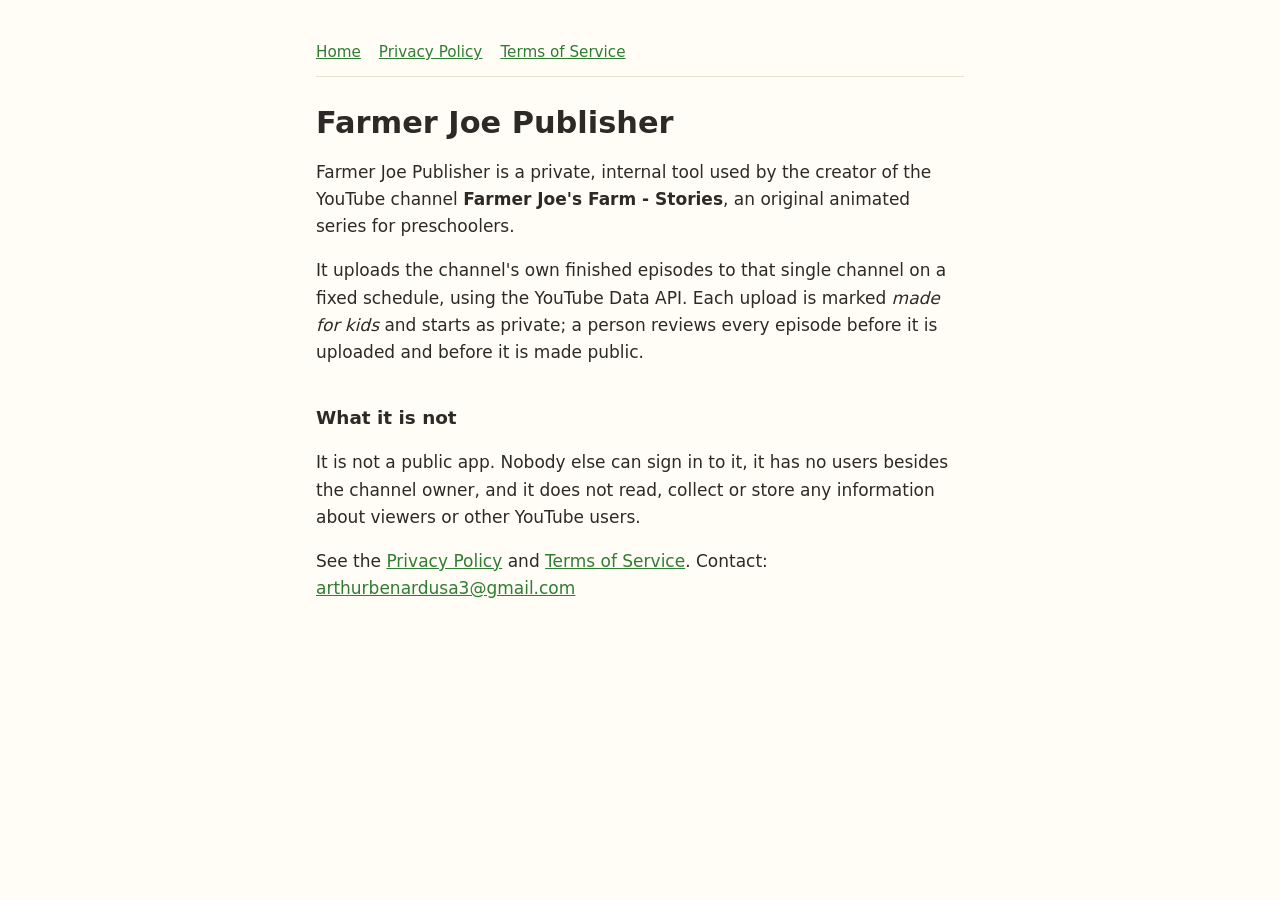
<file: index.html>
<!doctype html><html lang="en"><head><meta charset="utf-8"><meta name="viewport" content="width=device-width,initial-scale=1">
<meta name="google-site-verification" content="P5l7w8l7zmOBs0oQH9BFYjYjbME_XqOKQtjZJdcqoVM" />
<title>Farmer Joe Publisher</title><link rel="stylesheet" href="style.css"></head><body><main>
<nav><a href="index.html">Home</a><a href="privacy.html">Privacy Policy</a><a href="terms.html">Terms of Service</a></nav>
<h1>Farmer Joe Publisher</h1>
<p>Farmer Joe Publisher is a private, internal tool used by the creator of the YouTube channel
<strong>Farmer Joe's Farm - Stories</strong>, an original animated series for preschoolers.</p>
<p>It uploads the channel's own finished episodes to that single channel on a fixed schedule,
using the YouTube Data API. Each upload is marked <em>made for kids</em> and starts as private;
a person reviews every episode before it is uploaded and before it is made public.</p>
<h2>What it is not</h2>
<p>It is not a public app. Nobody else can sign in to it, it has no users besides the channel owner,
and it does not read, collect or store any information about viewers or other YouTube users.</p>
<p>See the <a href="privacy.html">Privacy Policy</a> and <a href="terms.html">Terms of Service</a>.
Contact: <a href="mailto:arthurbenardusa3@gmail.com">arthurbenardusa3@gmail.com</a></p>
</main></body></html>
</file>
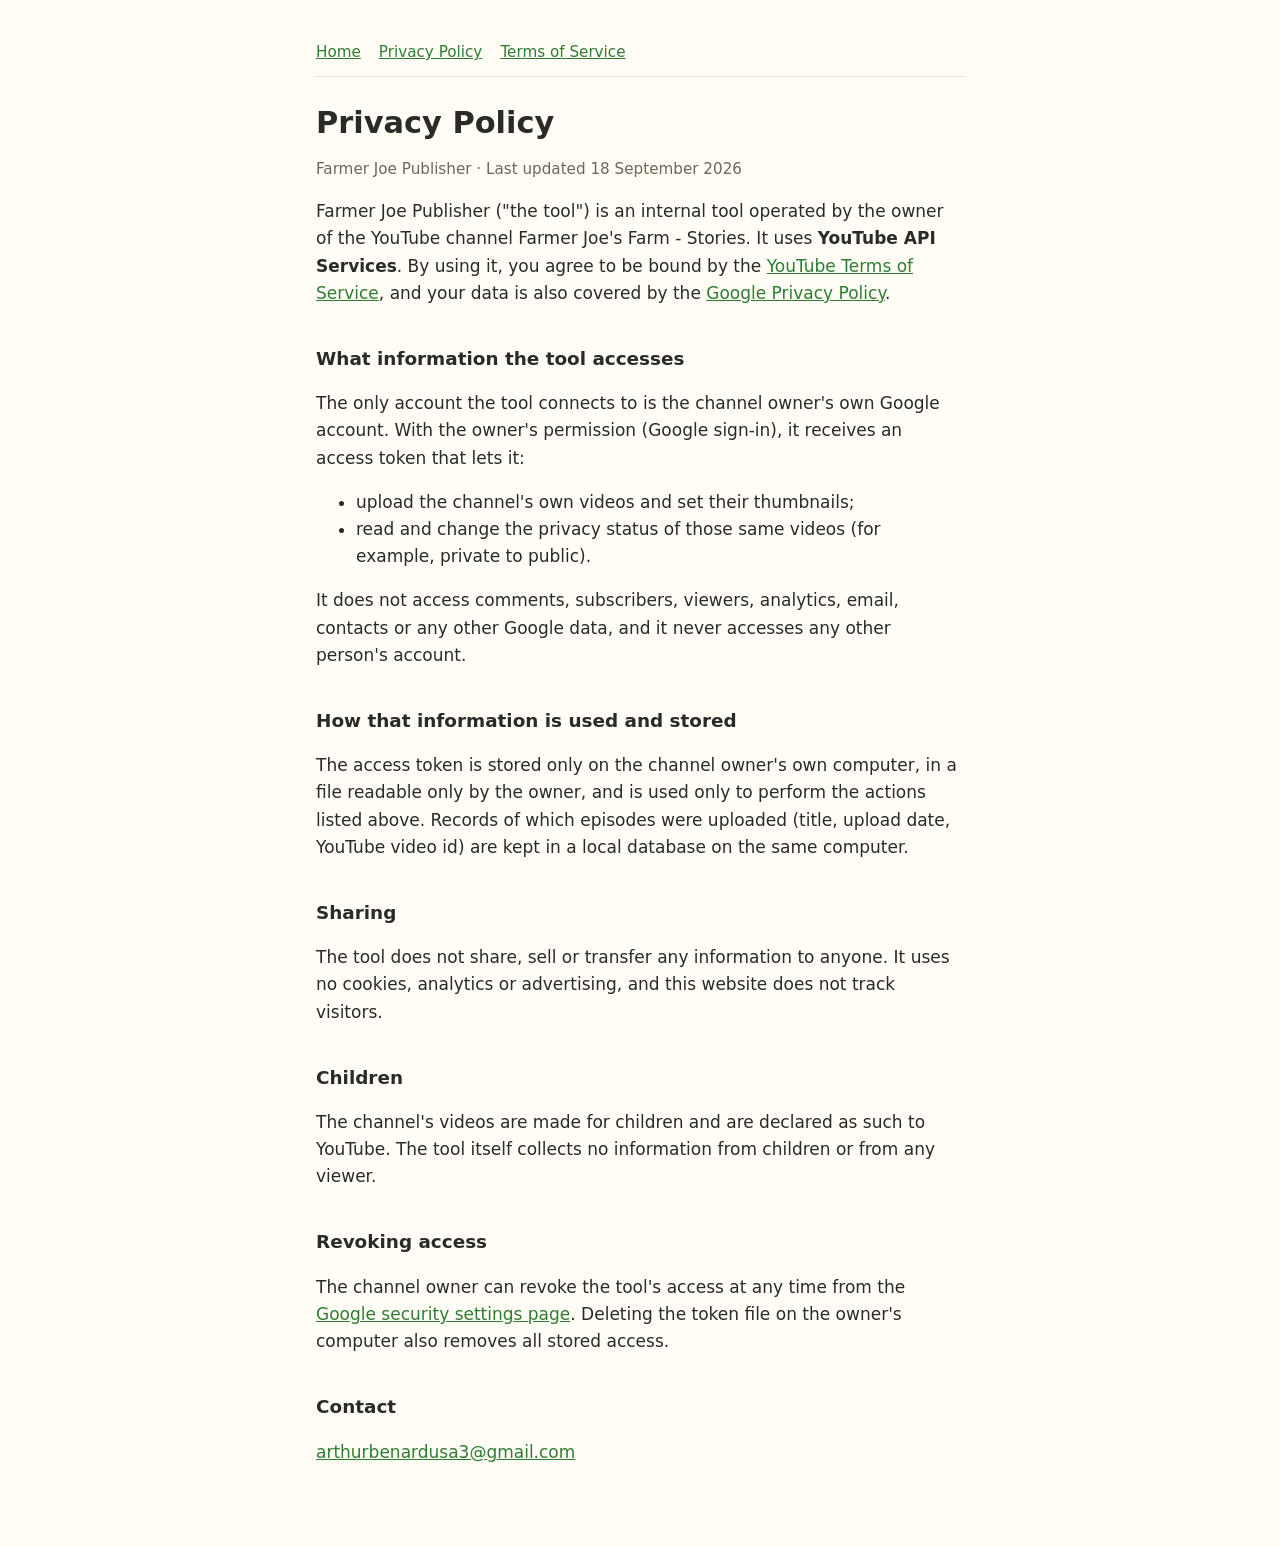
<file: privacy.html>
<!doctype html><html lang="en"><head><meta charset="utf-8"><meta name="viewport" content="width=device-width,initial-scale=1">
<title>Privacy Policy</title><link rel="stylesheet" href="style.css"></head><body><main>
<nav><a href="index.html">Home</a><a href="privacy.html">Privacy Policy</a><a href="terms.html">Terms of Service</a></nav>
<h1>Privacy Policy</h1>
<p class="muted">Farmer Joe Publisher · Last updated 18 September 2026</p>
<p>Farmer Joe Publisher ("the tool") is an internal tool operated by the owner of the YouTube channel
Farmer Joe's Farm - Stories. It uses <strong>YouTube API Services</strong>. By using it, you agree to be bound by the
<a href="https://www.youtube.com/t/terms">YouTube Terms of Service</a>, and your data is also covered by the
<a href="https://policies.google.com/privacy">Google Privacy Policy</a>.</p>
<h2>What information the tool accesses</h2>
<p>The only account the tool connects to is the channel owner's own Google account. With the owner's permission
(Google sign-in), it receives an access token that lets it:</p>
<ul><li>upload the channel's own videos and set their thumbnails;</li>
<li>read and change the privacy status of those same videos (for example, private to public).</li></ul>
<p>It does not access comments, subscribers, viewers, analytics, email, contacts or any other Google data,
and it never accesses any other person's account.</p>
<h2>How that information is used and stored</h2>
<p>The access token is stored only on the channel owner's own computer, in a file readable only by the owner,
and is used only to perform the actions listed above. Records of which episodes were uploaded (title, upload date,
YouTube video id) are kept in a local database on the same computer.</p>
<h2>Sharing</h2>
<p>The tool does not share, sell or transfer any information to anyone. It uses no cookies, analytics or advertising,
and this website does not track visitors.</p>
<h2>Children</h2>
<p>The channel's videos are made for children and are declared as such to YouTube. The tool itself collects no
information from children or from any viewer.</p>
<h2>Revoking access</h2>
<p>The channel owner can revoke the tool's access at any time from the
<a href="https://security.google.com/settings/security/permissions">Google security settings page</a>.
Deleting the token file on the owner's computer also removes all stored access.</p>
<h2>Contact</h2>
<p><a href="mailto:arthurbenardusa3@gmail.com">arthurbenardusa3@gmail.com</a></p>
</main></body></html>
</file>
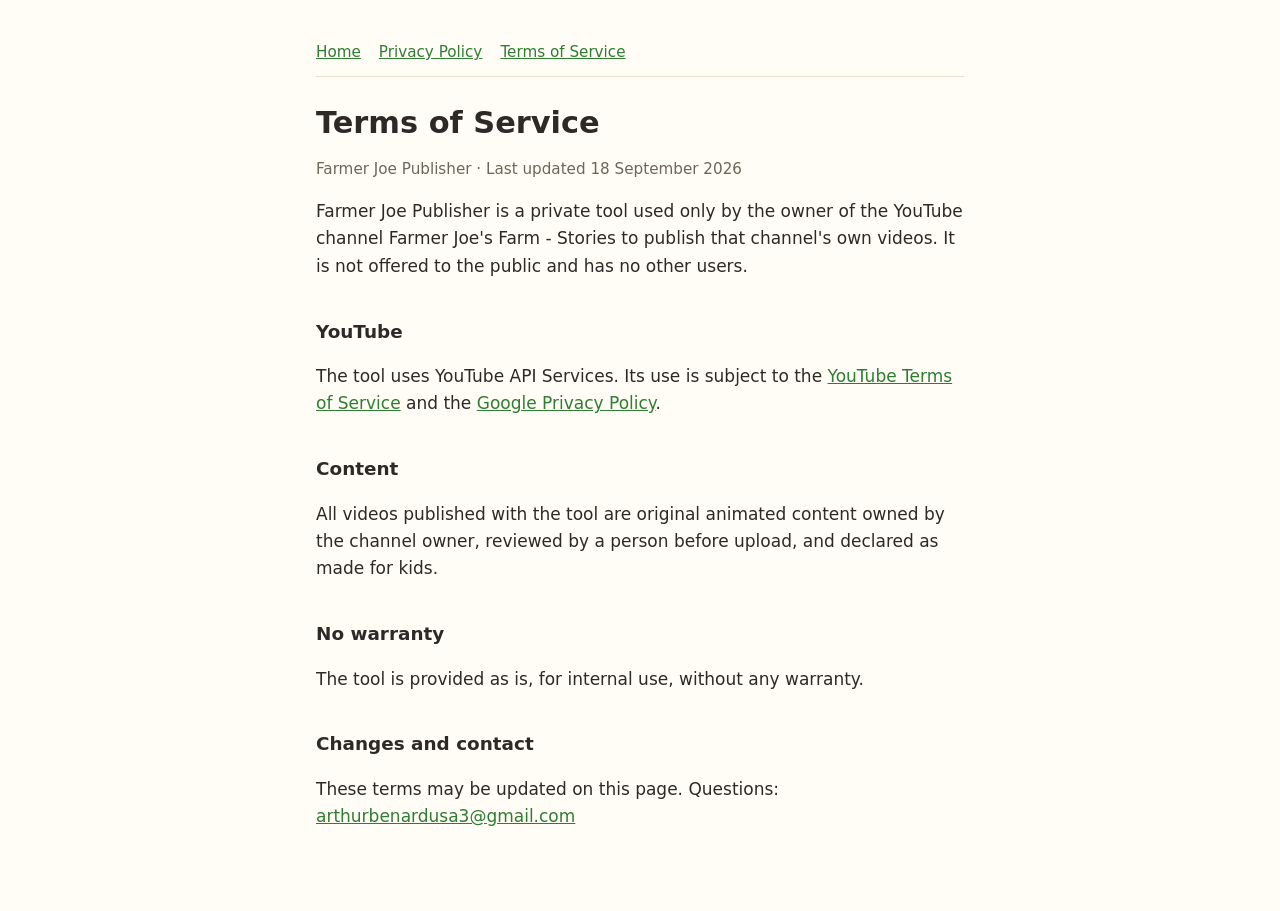
<file: terms.html>
<!doctype html><html lang="en"><head><meta charset="utf-8"><meta name="viewport" content="width=device-width,initial-scale=1">
<title>Terms of Service</title><link rel="stylesheet" href="style.css"></head><body><main>
<nav><a href="index.html">Home</a><a href="privacy.html">Privacy Policy</a><a href="terms.html">Terms of Service</a></nav>
<h1>Terms of Service</h1>
<p class="muted">Farmer Joe Publisher · Last updated 18 September 2026</p>
<p>Farmer Joe Publisher is a private tool used only by the owner of the YouTube channel Farmer Joe's Farm - Stories
to publish that channel's own videos. It is not offered to the public and has no other users.</p>
<h2>YouTube</h2>
<p>The tool uses YouTube API Services. Its use is subject to the
<a href="https://www.youtube.com/t/terms">YouTube Terms of Service</a> and the
<a href="https://policies.google.com/privacy">Google Privacy Policy</a>.</p>
<h2>Content</h2>
<p>All videos published with the tool are original animated content owned by the channel owner, reviewed by a person
before upload, and declared as made for kids.</p>
<h2>No warranty</h2>
<p>The tool is provided as is, for internal use, without any warranty.</p>
<h2>Changes and contact</h2>
<p>These terms may be updated on this page. Questions: <a href="mailto:arthurbenardusa3@gmail.com">arthurbenardusa3@gmail.com</a></p>
</main></body></html>
</file>
<file: style.css>
:root { --bg:#fffdf6; --fg:#2b2a26; --muted:#6b6759; --accent:#2f7d32; --rule:#e8e2cf; }
@media (prefers-color-scheme: dark) { :root { --bg:#1b1a17; --fg:#ece8dc; --muted:#a8a293; --accent:#7cc47f; --rule:#34322c; } }
* { box-sizing: border-box; }
body { margin:0; background:var(--bg); color:var(--fg); font:17px/1.6 system-ui,-apple-system,"Segoe UI",sans-serif; }
main { max-width:680px; margin:0 auto; padding:40px 16px 64px; }
h1 { font-size:1.9rem; line-height:1.2; margin:0 0 .3em; }
h2 { font-size:1.15rem; margin:2em 0 .4em; }
p, li { color:var(--fg); } .muted { color:var(--muted); font-size:.95rem; }
a { color:var(--accent); }
nav { display:flex; gap:18px; flex-wrap:wrap; border-bottom:1px solid var(--rule); padding-bottom:12px; margin-bottom:28px; font-size:.95rem; }
</file>
